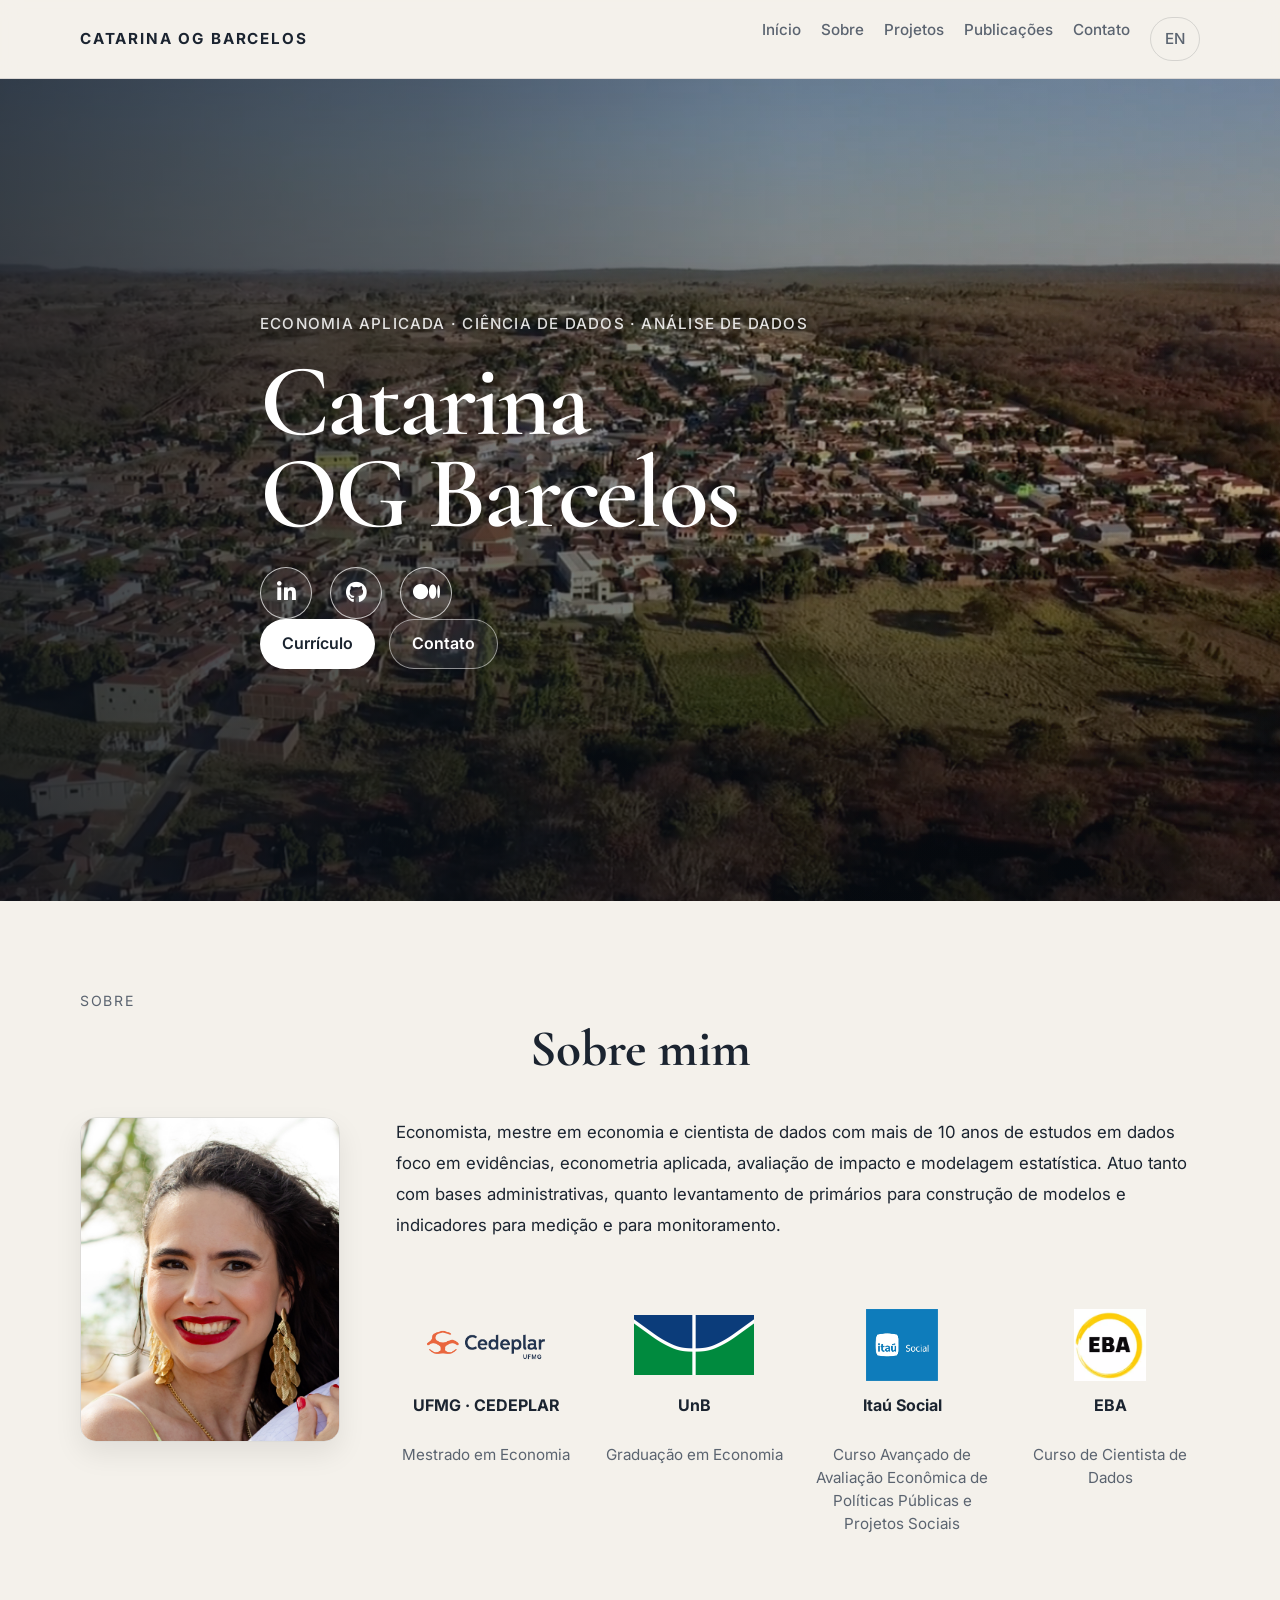
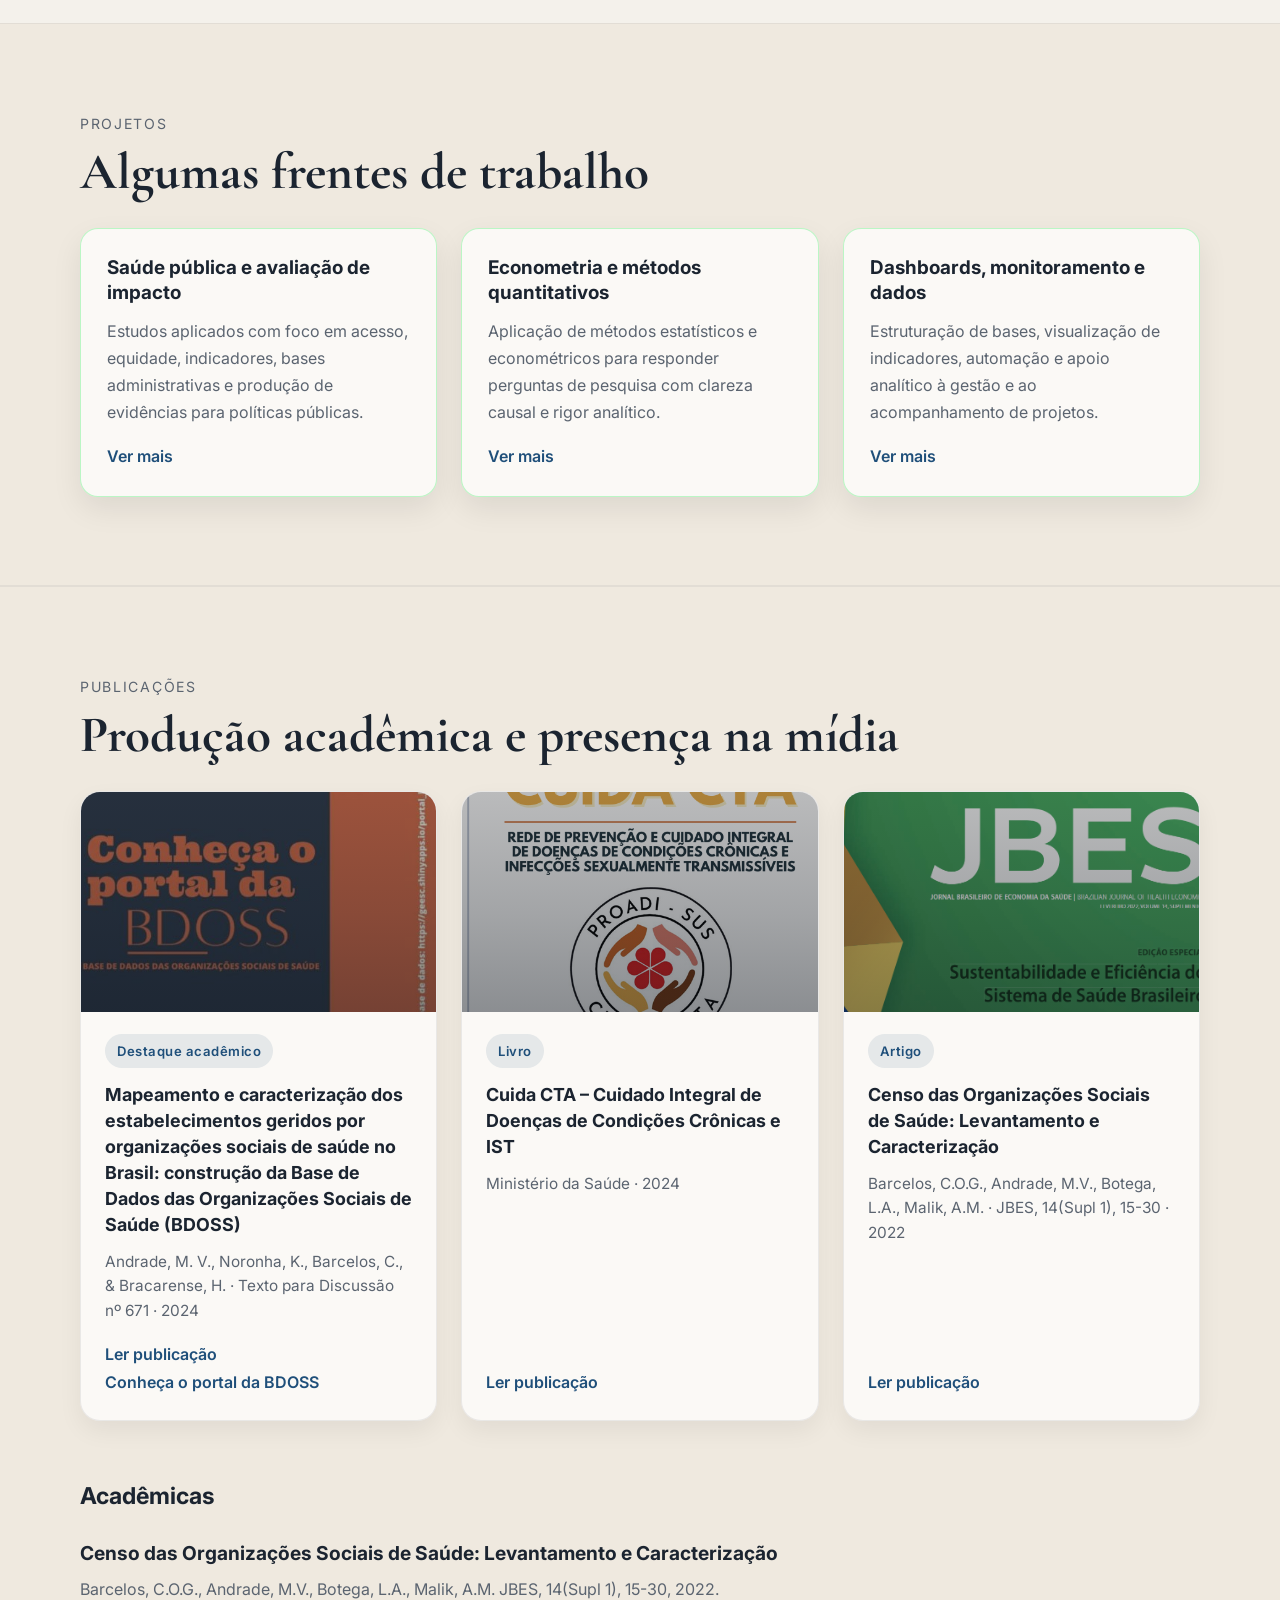
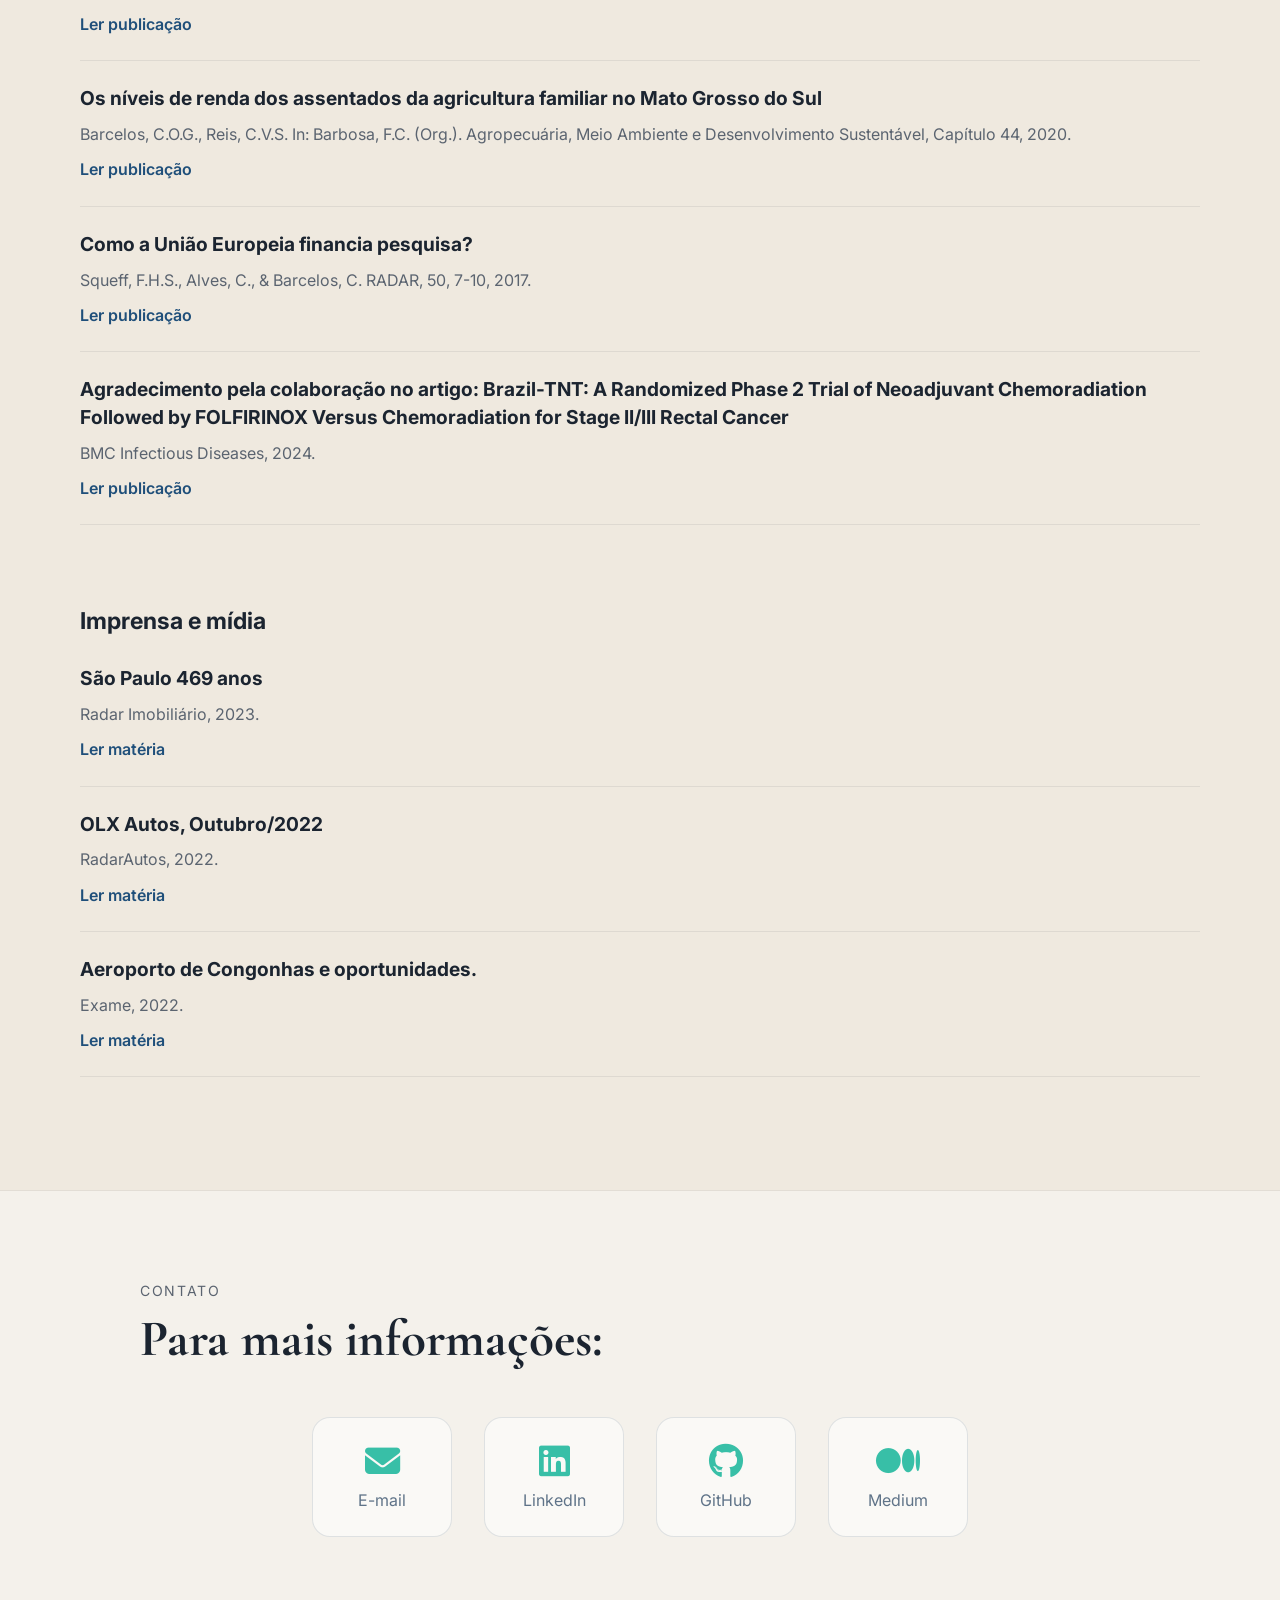
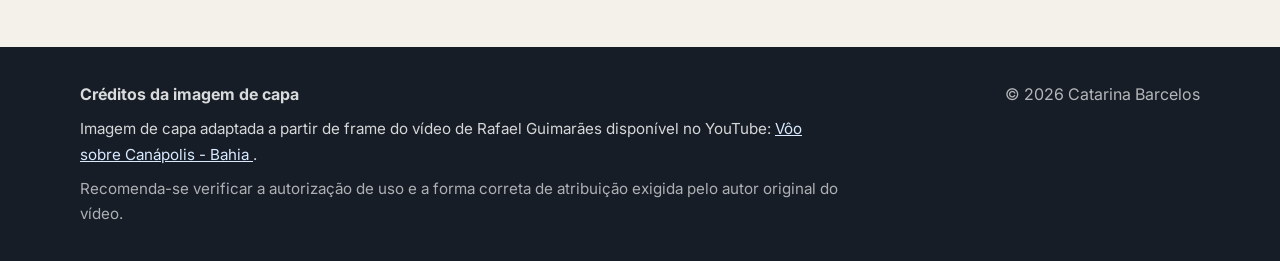
<file: index.html>
<!-- Meu portfólio em HTML -->

<!DOCTYPE html>
<html lang="pt-BR">
<head>
  <meta charset="UTF-8">
  <meta name="viewport" content="width=device-width, initial-scale=1.0">
  <title>Catarina OG Barcelos</title>

  <link rel="preconnect" href="https://fonts.googleapis.com">
  <link rel="preconnect" href="https://fonts.gstatic.com" crossorigin>
  <link href="https://fonts.googleapis.com/css2?family=Cormorant+Garamond:wght@500;600;700&family=Inter:wght@400;500;600;700&display=swap" rel="stylesheet">

  <link rel="stylesheet" href="style.css">
  <link
  rel="stylesheet"
  href="https://cdnjs.cloudflare.com/ajax/libs/font-awesome/6.5.2/css/all.min.css"
/>
</head>
<body>

  <header class="site-header">
    <nav class="navbar container">
      <a href="#home" class="logo">CATARINA OG BARCELOS</a>

      <div class="menu">
        <a href="#home">Início</a>
        <a href="#about">Sobre</a>
        <a href="#projects">Projetos</a>
        <a href="#publications">Publicações</a>
        <a href="#contact">Contato</a>
        <a href="en/index.html" class="lang-switch">EN</a>
      </div>
    </nav>
  </header>

  <main>
    <section id="home" class="hero">
      <div class="container hero-content">
        <p class="hero-kicker">Economia Aplicada · Ciência de Dados · Análise de Dados</p>

        <h1>Catarina <br>OG Barcelos</h1>
      <div class="social-icons">
  <a href="https://www.linkedin.com/in/catarina-barcelos/" target="_blank" rel="noopener noreferrer" aria-label="LinkedIn">
    <i class="fa-brands fa-linkedin-in"></i>
  </a>

  <a href="https://github.com/cogb4/" target="_blank" rel="noopener noreferrer" aria-label="GitHub">
    <i class="fa-brands fa-github"></i>
  </a>

  <a href="https://medium.com/@barcelos.catarina" target="_blank" rel="noopener noreferrer" aria-label="Medium">
    <i class="fa-brands fa-medium"></i>
  </a>
</div>

        <div class="hero-actions">
          <a class="btn btn-primary" href="../docs/CV_CatarinaOG_Barcelos.pdf" target="_blank" rel="noopener noreferrer">
            Currículo</a>
          <a class="btn btn-secondary" href="#contact">Contato</a>
        </div>
      </div>
    </section>

<section id="about" class="section">
  <div class="container">
    <p class="section-label">Sobre</p>
    <h2 class="section-title about-title-centered">Sobre mim</h2>

    <div class="about-layout">
      <div class="about-photo">
        <img src="../images/foto.jpg" alt="Foto de Catarina OG Barcelos">
      </div>

      <div class="about-content">
        <div class="about-text">
          <p>
            Economista, mestre em economia e cientista de dados com mais de 10 anos de estudos
            em dados foco em evidências, econometria aplicada, avaliação de impacto e modelagem
            estatística. Atuo tanto com bases administrativas, quanto levantamento de primários 
            para construção de modelos e indicadores para medição e para monitoramento.
          </p>
        </div>

        <div class="about-education">
<div class="education-item">
  <div class="education-logo">
    <img src="../images/cedeplar-ufmg.png" alt="Logo do CEDEPLAR">
  </div>
  <h3>UFMG · CEDEPLAR</h3>
  <p>Mestrado em Economia</p>
</div>

<div class="education-item">
  <div class="education-logo">
    <img src="../images/unb-logo.png" alt="Logo da UnB">
  </div>
  <h3>UnB</h3>
  <p>Graduação em Economia</p>
</div>

<div class="education-item">
  <div class="education-logo">
    <img src="../images/itau-social-logo.png" alt="Logo do Itaú Social">
  </div>
  <h3>Itaú Social</h3>
  <p>Curso Avançado de Avaliação Econômica de Políticas Públicas e Projetos Sociais</p>
</div>

<div class="education-item">
  <div class="education-logo">
    <img src="../images/eba-logo.png" alt="Logo da EBA">
  </div>
  <h3>EBA</h3>
  <p>Curso de Cientista de Dados</p>
</div>

        </div>
      </div>
    </div>
  </div>
</section>


<section id="projects" class="section section-alt">
    <div class="container">
      <p class="section-label">Projetos</p>
        <h2 class="section-title">Algumas frentes de trabalho</h2>

        <div class="cards">
          <article class="card">
            <h3>Saúde pública e avaliação de impacto</h3>
            <p>
              Estudos aplicados com foco em acesso, equidade, indicadores, bases
              administrativas e produção de evidências para políticas públicas.
            </p>
            <a href="#">Ver mais</a>
          </article>

          <article class="card">
            <h3>Econometria e métodos quantitativos</h3>
            <p>
              Aplicação de métodos estatísticos e econométricos para responder
              perguntas de pesquisa com clareza causal e rigor analítico.
            </p>
            <a href="#">Ver mais</a>
          </article>

          <article class="card">
            <h3>Dashboards, monitoramento e dados</h3>
            <p>
              Estruturação de bases, visualização de indicadores, automação e
              apoio analítico à gestão e ao acompanhamento de projetos.
            </p>
            <a href="#">Ver mais</a>
          </article>
        </div>
      </div>
    </section>

<section id="publications" class="section section-alt">
  <div class="container">
    <p class="section-label">Publicações</p>
    <h2 class="section-title">Produção acadêmica e presença na mídia</h2>

<div class="pub-highlights">
  <article class="pub-highlight-card">
    <div class="pub-highlight-image">
      <img src="../images/bdoss.png" alt="Capa ou imagem da publicação BDOSS">
    </div>

    <div class="pub-highlight-body">
      <span class="pub-tag">Destaque acadêmico</span>
      <h3>
        Mapeamento e caracterização dos estabelecimentos geridos por organizações sociais de saúde no Brasil:
        construção da Base de Dados das Organizações Sociais de Saúde (BDOSS)
      </h3>
      <p class="pub-meta">
        Andrade, M. V., Noronha, K., Barcelos, C., &amp; Bracarense, H. · Texto para Discussão nº 671 · 2024
      </p>
      <a href="https://econpapers.repec.org/paper/cdptexdis/td671.htm" target="_blank" rel="noopener noreferrer">
        Ler publicação
      </a>
      <a href="https://geesc.shinyapps.io/portal_bdoss/" target="_blank" rel="noopener noreferrer">
        Conheça o portal da BDOSS
      </a>

    </div>
  </article>

  <article class="pub-highlight-card">
    <div class="pub-highlight-image">
      <img src="../images/cta.png" alt="Capa ou imagem do livro Cuida CTA">
    </div>

    <div class="pub-highlight-body">
      <span class="pub-tag">Livro</span>
      <h3>
        Cuida CTA – Cuidado Integral de Doenças de Condições Crônicas e IST
      </h3>
      <p class="pub-meta">
        Ministério da Saúde · 2024
      </p>
      <a href="https://www.gov.br/saude/pt-br/centrais-de-conteudo/publicacoes/svsa/doencas-cronicas-nao-transmissiveis-dcnt/cuida-cta-rede-de-prevencao-e-cuidado-integral-de-doencas-de-condicoes-cronicas-e-infeccoes-sexualmente-transmissiveis.pdf/view" target="_blank" rel="noopener noreferrer">
        Ler publicação
      </a>
    </div>
  </article>

  <article class="pub-highlight-card">
    <div class="pub-highlight-image">
      <img src="../images/jbes.png" alt="Capa ou imagem da publicação sobre organizações sociais de saúde">
    </div>

    <div class="pub-highlight-body">
      <span class="pub-tag">Artigo</span>
      <h3>
        Censo das Organizações Sociais de Saúde: Levantamento e Caracterização
      </h3>
      <p class="pub-meta">
        Barcelos, C.O.G., Andrade, M.V., Botega, L.A., Malik, A.M. · JBES, 14(Supl 1), 15-30 · 2022
      </p>
      <a href="https://doi.org/10.21115/JBES.v14.n1.(Supl.1):15-30" target="_blank" rel="noopener noreferrer">
        Ler publicação
      </a>
    </div>
  </article>
</div>
    <div class="pub-list-wrapper">
      <div class="pub-group">
        <h3 class="pub-group-title">Acadêmicas</h3>

        <article class="pub-item">
          <h4>Censo das Organizações Sociais de Saúde: Levantamento e Caracterização</h4>
          <p>Barcelos, C.O.G., Andrade, M.V., Botega, L.A., Malik, A.M. JBES, 14(Supl 1), 15-30, 2022.</p>
          <a href="https://doi.org/10.21115/JBES.v14.n1.(Supl.1):15-30" target="_blank" rel="noopener noreferrer">Ler publicação</a>
        </article>

        <article class="pub-item">
          <h4>Os níveis de renda dos assentados da agricultura familiar no Mato Grosso do Sul</h4>
          <p>Barcelos, C.O.G., Reis, C.V.S. In: Barbosa, F.C. (Org.). Agropecuária, Meio Ambiente e Desenvolvimento Sustentável, Capítulo 44, 2020.</p>
          <a href="https://www.researchgate.net/publication/338493783_Agropecuaria_meio_ambiente_e_desenvolvimento_sustentavel" target="_blank" rel="noopener noreferrer">Ler publicação</a>
        </article>

        <article class="pub-item">
          <h4>Como a União Europeia financia pesquisa?</h4>
          <p>Squeff, F.H.S., Alves, C., &amp; Barcelos, C. RADAR, 50, 7-10, 2017.</p>
          <a href="https://repositorio.ipea.gov.br/server/api/core/bitstreams/4444de64-f4ec-40b5-afb5-7cf50201c7e6/content" target="_blank" rel="noopener noreferrer">Ler publicação</a>
        </article>

        <article class="pub-item">
          <h4>
            Agradecimento pela colaboração no artigo: Brazil-TNT: A Randomized Phase 2 Trial of
            Neoadjuvant Chemoradiation Followed by FOLFIRINOX Versus Chemoradiation for Stage II/III
            Rectal Cancer
          </h4>
          <p>BMC Infectious Diseases, 2024.</p>
          <a href="https://pubmed.ncbi.nlm.nih.gov/38851990/" target="_blank" rel="noopener noreferrer">Ler publicação</a>
        </article>
      </div>

      <div class="pub-group">
        <h3 class="pub-group-title">Imprensa e mídia</h3>
       
        <article class="pub-item">
          <h4>São Paulo 469 anos</h4>
          <p>Radar Imobiliário, 2023.</p>
          <a href="https://www.datazap.com.br/21a-edicao-radar-imobiliario/" target="_blank" rel="noopener noreferrer">Ler matéria</a>
        </article>

        <article class="pub-item">
          <h4>OLX Autos, Outubro/2022</h4>
          <p>RadarAutos, 2022.</p>
          <a href="https://lp.olx.com.br/dataolxautos/" target="_blank" rel="noopener noreferrer">Ler matéria</a>
        </article>

        <article class="pub-item">
          <h4>Aeroporto de Congonhas e oportunidades.</h4>
          <p>Exame, 2022.</p>
          <a href="https://exame.com/colunistas/genoma-imobiliario/aeroporto-de-congonhas-oportunidades-no-mercado-imobiliario/" target="_blank" rel="noopener noreferrer">Ler matéria</a>
        </article>


      </div>
    </div>
  </div>
</section>

<section id="contact" class="section">
  <div class="container contact-simple">
    <p class="section-label">Contato</p>
    <h2 class="section-title">Para mais informações:</h2>

    <div class="contact-links">
      <a href="mailto:barcelos.catarina@gmail.com" class="contact-link">
        <i class="fa-solid fa-envelope"></i>
        <span>E-mail</span>
      </a>

      <a href="https://www.linkedin.com/in/catarina-barcelos/" target="_blank" rel="noopener noreferrer" class="contact-link">
        <i class="fa-brands fa-linkedin"></i>
        <span>LinkedIn</span>
      </a>

      <a href="https://github.com/cogb4/" target="_blank" rel="noopener noreferrer" class="contact-link">
        <i class="fa-brands fa-github"></i>
        <span>GitHub</span>
      </a>

      <a href="https://medium.com/@barcelos.catarina" target="_blank" rel="noopener noreferrer" class="contact-link">
        <i class="fa-brands fa-medium"></i>
        <span>Medium</span>
      </a>
    </div>
  </div>
</section>

</main>

  <footer class="site-footer">
    <div class="container footer-grid">
      <div>
        <p class="footer-title">Créditos da imagem de capa</p>
        <p class="footer-text">
          Imagem de capa adaptada a partir de frame do vídeo de Rafael Guimarães disponível no YouTube:
          <a href="https://www.youtube.com/watch?v=yGZBp7GJBiY" target="_blank" rel="noopener noreferrer">
            Vôo sobre Canápolis - Bahia
          </a>.
        </p>
        <p class="footer-text footer-note">
          Recomenda-se verificar a autorização de uso e a forma correta de atribuição
          exigida pelo autor original do vídeo.
        </p>
      </div>

      <div class="footer-right">
        <p>© 2026 Catarina Barcelos</p>
      </div>
    </div>
  </footer>

</body>
</html>
</file>
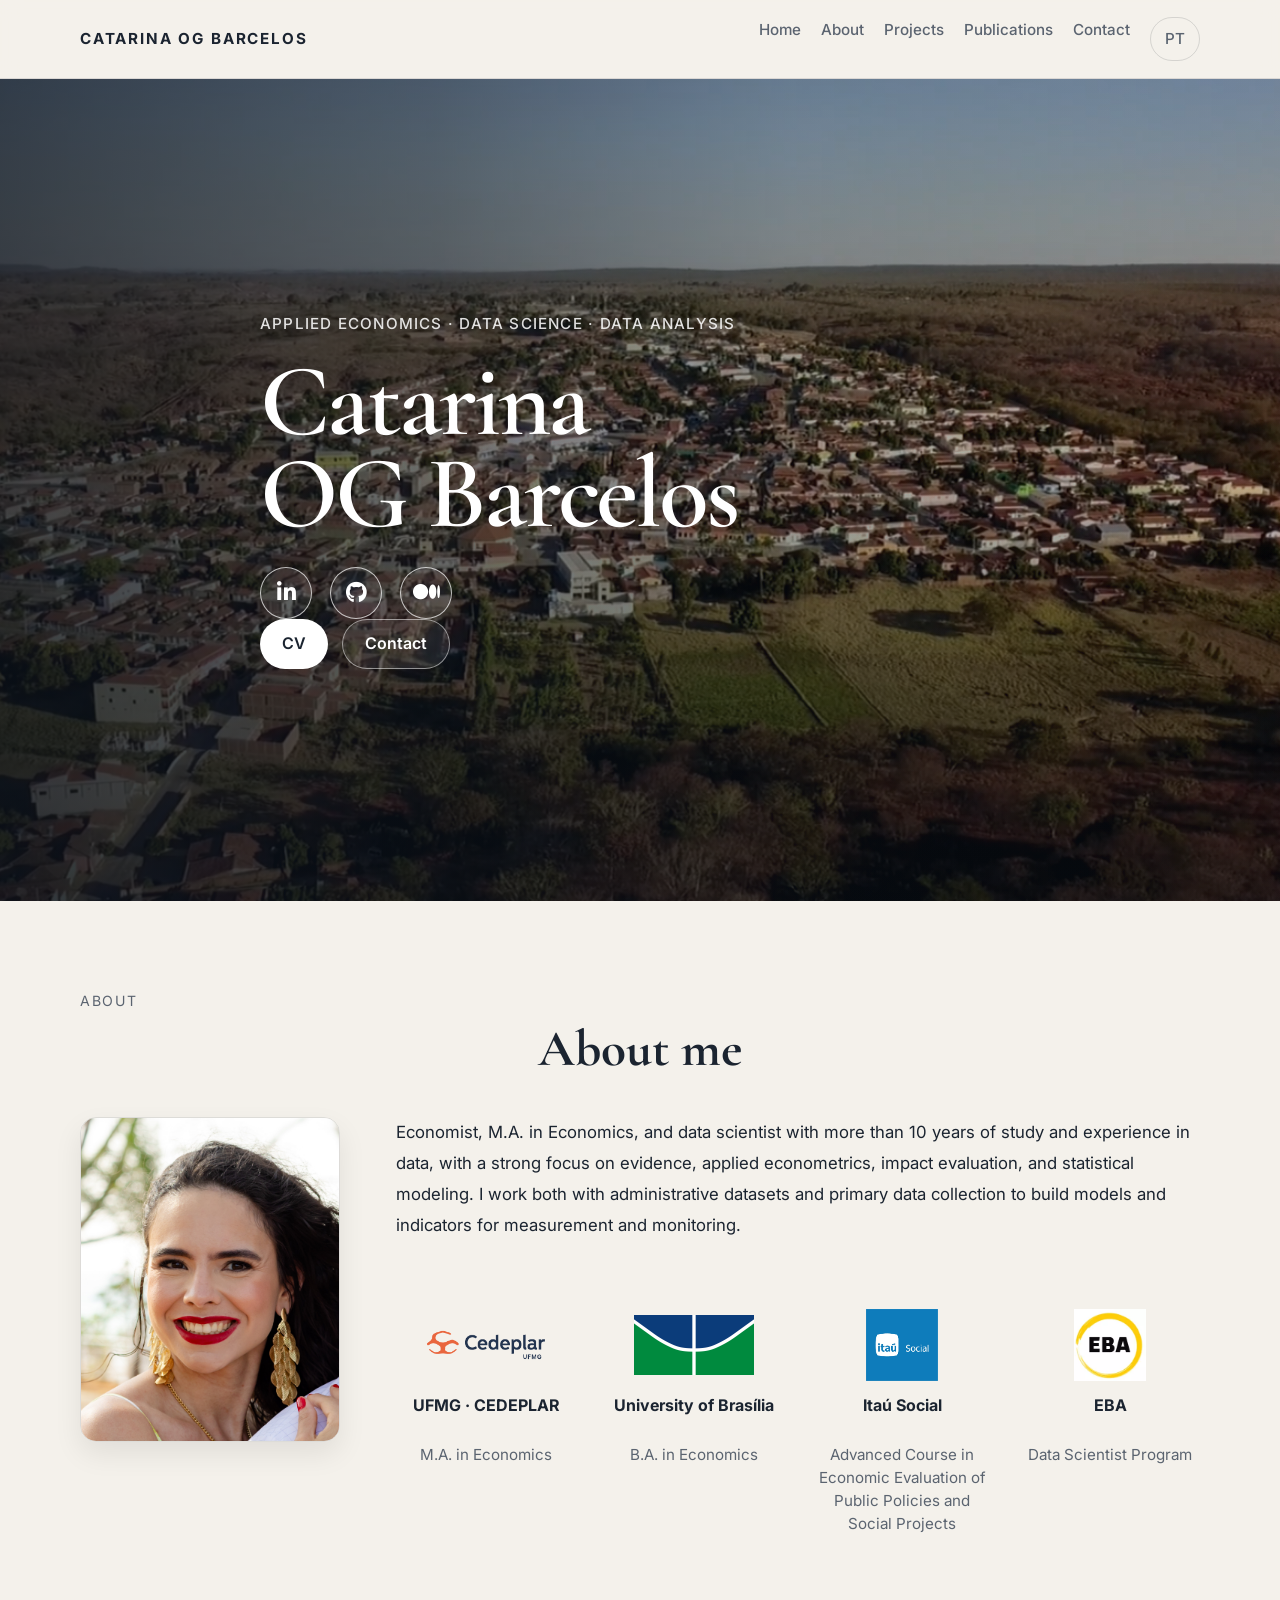
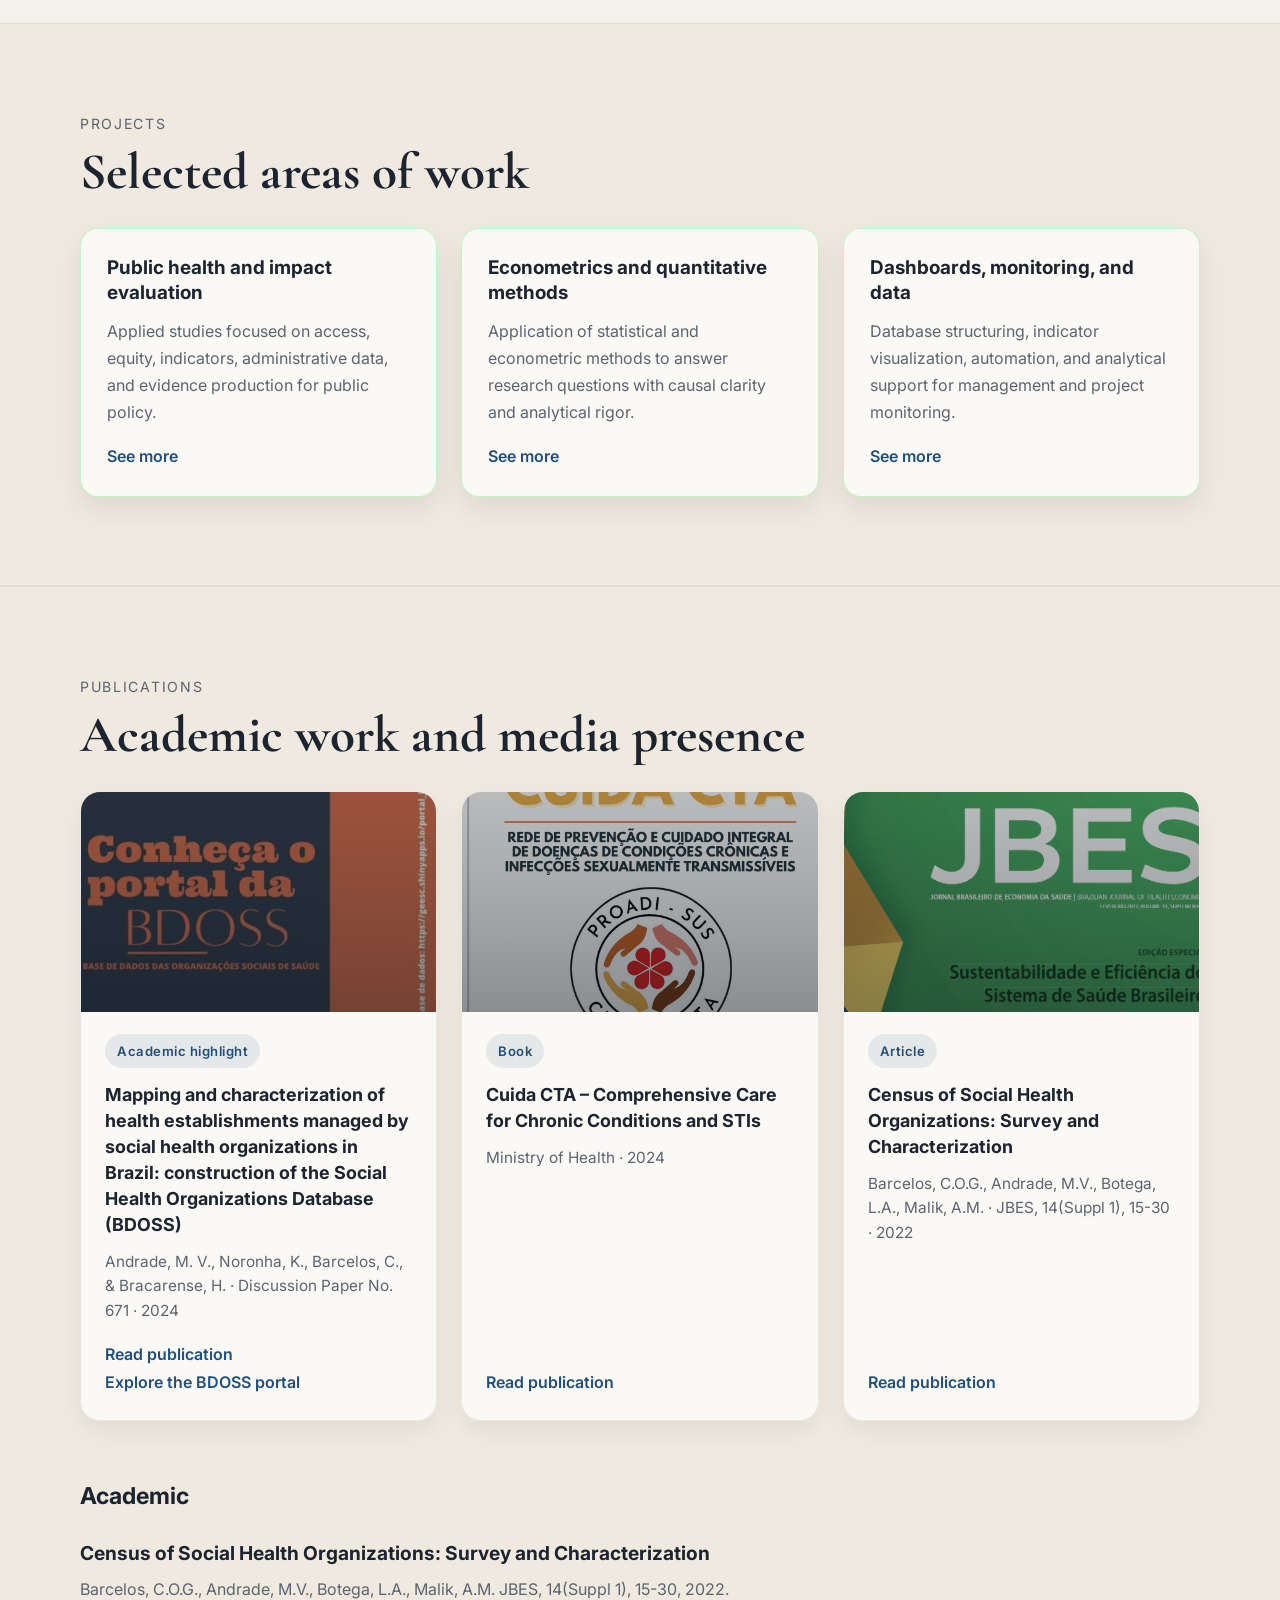
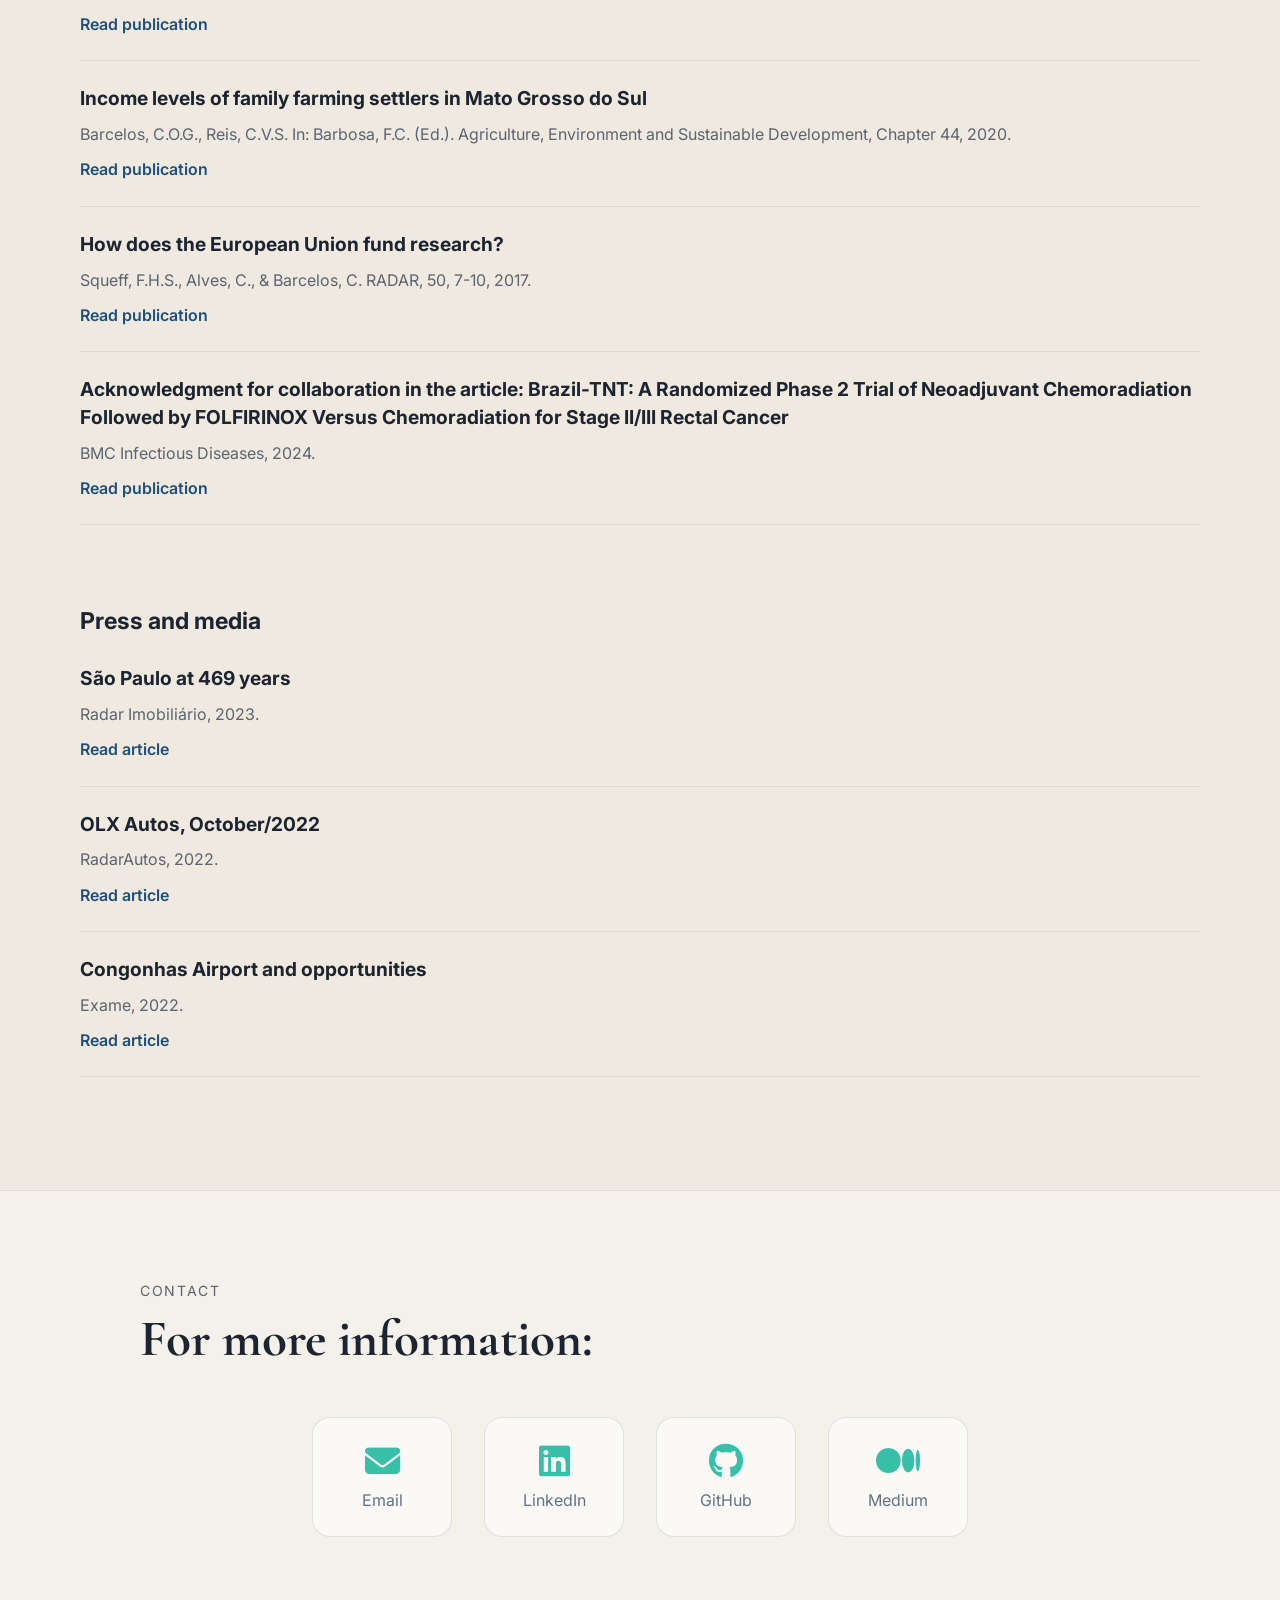
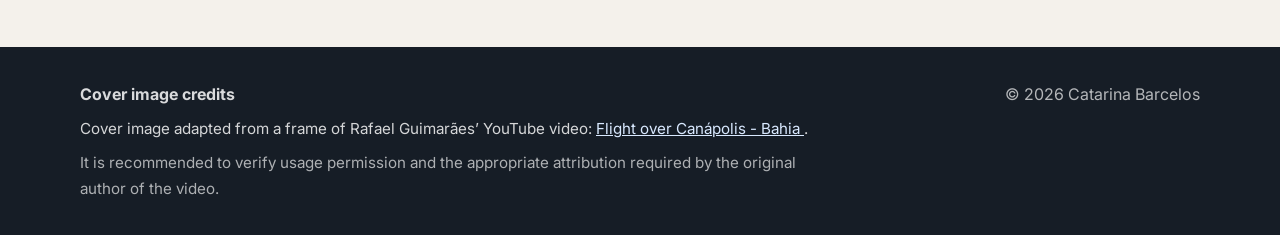
<file: en/index.html>
<!DOCTYPE html>
<html lang="en">
<head>
  <meta charset="UTF-8">
  <meta name="viewport" content="width=device-width, initial-scale=1.0">
  <title>Catarina OG Barcelos</title>

  <link rel="preconnect" href="https://fonts.googleapis.com">
  <link rel="preconnect" href="https://fonts.gstatic.com" crossorigin>
  <link href="https://fonts.googleapis.com/css2?family=Cormorant+Garamond:wght@500;600;700&family=Inter:wght@400;500;600;700&display=swap" rel="stylesheet">

  <link rel="stylesheet" href="../style.css">
  <link
    rel="stylesheet"
    href="https://cdnjs.cloudflare.com/ajax/libs/font-awesome/6.5.2/css/all.min.css"
  />
</head>
<body>

  <header class="site-header">
    <nav class="navbar container">
      <a href="#home" class="logo">CATARINA OG BARCELOS</a>

      <div class="menu">
        <a href="#home">Home</a>
        <a href="#about">About</a>
        <a href="#projects">Projects</a>
        <a href="#publications">Publications</a>
        <a href="#contact">Contact</a>
        <a href="../index.html" class="lang-switch">PT</a>
      </div>
    </nav>
  </header>

  <main>
    <section id="home" class="hero">
      <div class="container hero-content">
        <p class="hero-kicker">Applied Economics · Data Science · Data Analysis</p>

        <h1>Catarina <br>OG Barcelos</h1>

        <div class="social-icons">
          <a href="https://www.linkedin.com/in/catarina-barcelos/?locale=en_US" target="_blank" rel="noopener noreferrer" aria-label="LinkedIn">
            <i class="fa-brands fa-linkedin-in"></i>
          </a>

          <a href="https://github.com/cogb4/" target="_blank" rel="noopener noreferrer" aria-label="GitHub">
            <i class="fa-brands fa-github"></i>
          </a>

          <a href="https://medium.com/@barcelos.catarina" target="_blank" rel="noopener noreferrer" aria-label="Medium">
            <i class="fa-brands fa-medium"></i>
          </a>
        </div>

        <div class="hero-actions">
          <a class="btn btn-primary" href="../../docs/CV_CatarinaOG_Barcelos.pdf" target="_blank" rel="noopener noreferrer">
            CV
          </a>
          <a class="btn btn-secondary" href="#contact">Contact</a>
        </div>
      </div>
    </section>

    <section id="about" class="section">
      <div class="container">
        <p class="section-label">About</p>
        <h2 class="section-title about-title-centered">About me</h2>

        <div class="about-layout">
          <div class="about-photo">
            <img src="../../images/foto.jpg" alt="Photo of Catarina OG Barcelos">
          </div>

          <div class="about-content">
            <div class="about-text">
              <p>
                Economist, M.A. in Economics, and data scientist with more than 10 years of study
                and experience in data, with a strong focus on evidence, applied econometrics,
                impact evaluation, and statistical modeling. I work both with administrative datasets
                and primary data collection to build models and indicators for measurement and monitoring.
              </p>
            </div>

            <div class="about-education">
              <div class="education-item">
                <div class="education-logo">
                  <img src="../../images/cedeplar-ufmg.png" alt="CEDEPLAR logo">
                </div>
                <h3>UFMG · CEDEPLAR</h3>
                <p>M.A. in Economics</p>
              </div>

              <div class="education-item">
                <div class="education-logo">
                  <img src="../../images/unb-logo.png" alt="UnB logo">
                </div>
                <h3>University of Brasília</h3>
                <p>B.A. in Economics</p>
              </div>

              <div class="education-item">
                <div class="education-logo">
                  <img src="../../images/itau-social-logo.png" alt="Itaú Social logo">
                </div>
                <h3>Itaú Social</h3>
                <p>Advanced Course in Economic Evaluation of Public Policies and Social Projects</p>
              </div>

              <div class="education-item">
                <div class="education-logo">
                  <img src="../../images/eba-logo.png" alt="EBA logo">
                </div>
                <h3>EBA</h3>
                <p>Data Scientist Program</p>
              </div>
            </div>
          </div>
        </div>
      </div>
    </section>

    <section id="projects" class="section section-alt">
      <div class="container">
        <p class="section-label">Projects</p>
        <h2 class="section-title">Selected areas of work</h2>

        <div class="cards">
          <article class="card">
            <h3>Public health and impact evaluation</h3>
            <p>
              Applied studies focused on access, equity, indicators, administrative
              data, and evidence production for public policy.
            </p>
            <a href="#">See more</a>
          </article>

          <article class="card">
            <h3>Econometrics and quantitative methods</h3>
            <p>
              Application of statistical and econometric methods to answer
              research questions with causal clarity and analytical rigor.
            </p>
            <a href="#">See more</a>
          </article>

          <article class="card">
            <h3>Dashboards, monitoring, and data</h3>
            <p>
              Database structuring, indicator visualization, automation, and
              analytical support for management and project monitoring.
            </p>
            <a href="#">See more</a>
          </article>
        </div>
      </div>
    </section>

    <section id="publications" class="section section-alt">
      <div class="container">
        <p class="section-label">Publications</p>
        <h2 class="section-title">Academic work and media presence</h2>

        <div class="pub-highlights">
          <article class="pub-highlight-card">
            <div class="pub-highlight-image">
              <img src="../../images/bdoss.png" alt="Cover or image of the BDOSS publication">
            </div>

            <div class="pub-highlight-body">
              <span class="pub-tag">Academic highlight</span>
              <h3>
                Mapping and characterization of health establishments managed by social health organizations in Brazil:
                construction of the Social Health Organizations Database (BDOSS)
              </h3>
              <p class="pub-meta">
                Andrade, M. V., Noronha, K., Barcelos, C., &amp; Bracarense, H. · Discussion Paper No. 671 · 2024
              </p>
              <a href="https://econpapers.repec.org/paper/cdptexdis/td671.htm" target="_blank" rel="noopener noreferrer">
                Read publication
              </a>
              <a href="https://geesc.shinyapps.io/portal_bdoss/" target="_blank" rel="noopener noreferrer">
                Explore the BDOSS portal
              </a>
            </div>
          </article>

          <article class="pub-highlight-card">
            <div class="pub-highlight-image">
              <img src="../../images/cta.png" alt="Cover or image of the Cuida CTA book">
            </div>

            <div class="pub-highlight-body">
              <span class="pub-tag">Book</span>
              <h3>
                Cuida CTA – Comprehensive Care for Chronic Conditions and STIs
              </h3>
              <p class="pub-meta">
                Ministry of Health · 2024
              </p>
              <a href="https://www.gov.br/saude/pt-br/centrais-de-conteudo/publicacoes/svsa/doencas-cronicas-nao-transmissiveis-dcnt/cuida-cta-rede-de-prevencao-e-cuidado-integral-de-doencas-de-condicoes-cronicas-e-infeccoes-sexualmente-transmissiveis.pdf/view" target="_blank" rel="noopener noreferrer">
                Read publication
              </a>
            </div>
          </article>

          <article class="pub-highlight-card">
            <div class="pub-highlight-image">
              <img src="../../images/jbes.png" alt="Cover or image of the publication on social health organizations">
            </div>

            <div class="pub-highlight-body">
              <span class="pub-tag">Article</span>
              <h3>
                Census of Social Health Organizations: Survey and Characterization
              </h3>
              <p class="pub-meta">
                Barcelos, C.O.G., Andrade, M.V., Botega, L.A., Malik, A.M. · JBES, 14(Suppl 1), 15-30 · 2022
              </p>
              <a href="https://doi.org/10.21115/JBES.v14.n1.(Supl.1):15-30" target="_blank" rel="noopener noreferrer">
                Read publication
              </a>
            </div>
          </article>
        </div>

        <div class="pub-list-wrapper">
          <div class="pub-group">
            <h3 class="pub-group-title">Academic</h3>

            <article class="pub-item">
              <h4>Census of Social Health Organizations: Survey and Characterization</h4>
              <p>Barcelos, C.O.G., Andrade, M.V., Botega, L.A., Malik, A.M. JBES, 14(Suppl 1), 15-30, 2022.</p>
              <a href="https://doi.org/10.21115/JBES.v14.n1.(Supl.1):15-30" target="_blank" rel="noopener noreferrer">Read publication</a>
            </article>

            <article class="pub-item">
              <h4>Income levels of family farming settlers in Mato Grosso do Sul</h4>
              <p>Barcelos, C.O.G., Reis, C.V.S. In: Barbosa, F.C. (Ed.). Agriculture, Environment and Sustainable Development, Chapter 44, 2020.</p>
              <a href="https://www.researchgate.net/publication/338493783_Agropecuaria_meio_ambiente_e_desenvolvimento_sustentavel" target="_blank" rel="noopener noreferrer">Read publication</a>
            </article>

            <article class="pub-item">
              <h4>How does the European Union fund research?</h4>
              <p>Squeff, F.H.S., Alves, C., &amp; Barcelos, C. RADAR, 50, 7-10, 2017.</p>
              <a href="https://repositorio.ipea.gov.br/server/api/core/bitstreams/4444de64-f4ec-40b5-afb5-7cf50201c7e6/content" target="_blank" rel="noopener noreferrer">Read publication</a>
            </article>

            <article class="pub-item">
              <h4>
                Acknowledgment for collaboration in the article: Brazil-TNT: A Randomized Phase 2 Trial of
                Neoadjuvant Chemoradiation Followed by FOLFIRINOX Versus Chemoradiation for Stage II/III
                Rectal Cancer
              </h4>
              <p>BMC Infectious Diseases, 2024.</p>
              <a href="https://pubmed.ncbi.nlm.nih.gov/38851990/" target="_blank" rel="noopener noreferrer">Read publication</a>
            </article>
          </div>

          <div class="pub-group">
            <h3 class="pub-group-title">Press and media</h3>

            <article class="pub-item">
              <h4>São Paulo at 469 years</h4>
              <p>Radar Imobiliário, 2023.</p>
              <a href="https://www.datazap.com.br/21a-edicao-radar-imobiliario/" target="_blank" rel="noopener noreferrer">Read article</a>
            </article>

            <article class="pub-item">
              <h4>OLX Autos, October/2022</h4>
              <p>RadarAutos, 2022.</p>
              <a href="https://lp.olx.com.br/dataolxautos/" target="_blank" rel="noopener noreferrer">Read article</a>
            </article>

            <article class="pub-item">
              <h4>Congonhas Airport and opportunities</h4>
              <p>Exame, 2022.</p>
              <a href="https://exame.com/colunistas/genoma-imobiliario/aeroporto-de-congonhas-oportunidades-no-mercado-imobiliario/" target="_blank" rel="noopener noreferrer">Read article</a>
            </article>
          </div>
        </div>
      </div>
    </section>

    <section id="contact" class="section">
      <div class="container contact-simple">
        <p class="section-label">Contact</p>
        <h2 class="section-title">For more information:</h2>

        <div class="contact-links">
          <a href="mailto:barcelos.catarina@gmail.com" class="contact-link">
            <i class="fa-solid fa-envelope"></i>
            <span>Email</span>
          </a>

          <a href="https://www.linkedin.com/in/catarina-barcelos/?locale=en_US" target="_blank" rel="noopener noreferrer" class="contact-link">
            <i class="fa-brands fa-linkedin"></i>
            <span>LinkedIn</span>
          </a>

          <a href="https://github.com/cogb4/" target="_blank" rel="noopener noreferrer" class="contact-link">
            <i class="fa-brands fa-github"></i>
            <span>GitHub</span>
          </a>

          <a href="https://medium.com/@barcelos.catarina" target="_blank" rel="noopener noreferrer" class="contact-link">
            <i class="fa-brands fa-medium"></i>
            <span>Medium</span>
          </a>
        </div>
      </div>
    </section>
  </main>

  <footer class="site-footer">
    <div class="container footer-grid">
      <div>
        <p class="footer-title">Cover image credits</p>
        <p class="footer-text">
          Cover image adapted from a frame of Rafael Guimarães’ YouTube video:
          <a href="https://www.youtube.com/watch?v=yGZBp7GJBiY" target="_blank" rel="noopener noreferrer">
            Flight over Canápolis - Bahia
          </a>.
        </p>
        <p class="footer-text footer-note">
          It is recommended to verify usage permission and the appropriate attribution
          required by the original author of the video.
        </p>
      </div>

      <div class="footer-right">
        <p>© 2026 Catarina Barcelos</p>
      </div>
    </div>
  </footer>

</body>
</html>
</file>
<file: style.css>
* {
  margin: 0;
  padding: 0;
  box-sizing: border-box;
}

:root {
  --bg: #f4f1eb;
  --bg-alt: #efe9df;
  --text: #1b2430;
  --muted: #5b6470;
  --line: rgba(27, 36, 48, 0.12);
  --white: #ffffff;
  --accent: #1f4f7a;
  --accent-dark: #163a5a;
  --shadow: 0 12px 30px rgba(0, 0, 0, 0.08);
}

html {
  scroll-behavior: smooth;
}

body {
  font-family: "Inter", Arial, Helvetica, sans-serif;
  background-color: var(--bg);
  color: var(--text);
  line-height: 1.7;
  overflow-x: hidden;
}

a {
  color: inherit;
  text-decoration: none;
}

img {
  max-width: 100%;
  display: block;
}

.container {
  width: min(1120px, calc(100% - 48px));
  margin: 0 auto;
}

/* Header */

.site-header {
  position: sticky;
  top: 0;
  z-index: 1000;
  background: rgba(244, 241, 235, 0.82);
  backdrop-filter: blur(10px);
  border-bottom: 1px solid var(--line);
}

.navbar {
  min-height: 78px;
  display: flex;
  align-items: center;
  justify-content: space-between;
  gap: 24px;
}

.logo {
  font-size: 0.95rem;
  font-weight: 700;
  letter-spacing: 0.12em;
  color: var(--text);
}

.menu {
  display: flex;
  flex-wrap: wrap;
  gap: 20px;
}

.menu a {
  font-size: 0.95rem;
  font-weight: 500;
  color: var(--muted);
  transition: color 0.2s ease;
}

.menu a:hover {
  color: var(--accent);
}

.social-icons {
  display: flex;
  gap: 18px;
  margin-top: 28px;
}

.social-icons a {
  width: 52px;
  height: 52px;
  border: 1.5px solid rgba(255, 255, 255, 0.7);
  border-radius: 50%;
  display: flex;
  align-items: center;
  justify-content: center;
  color: #ffffff;
  font-size: 1.35rem;
  transition: all 0.2s ease;
  background: rgba(255, 255, 255, 0.06);
}

.social-icons a:hover {
  transform: translateY(-2px);
  background: rgba(206, 2, 2, 0.459);
  border-color: #ffffff;
  box-shadow: 0 0 14px rgba(70, 239, 107, 0.35);
}

/* Botão idioma */

.lang-switch {
  padding: 8px 14px;
  border: 1px solid rgba(27, 36, 48, 0.14);
  border-radius: 999px;
  font-size: 0.88rem;
  font-weight: 600;
  color: var(--text);
  display: inline-flex;
  align-items: center;
  justify-content: center;
}

.lang-switch:hover {
  color: var(--accent);
  border-color: rgba(31, 79, 122, 0.35);
}

/* Hero */

.hero {
  position: relative;
  min-height: calc(100vh - 78px);
  display: flex;
  align-items: center;
  overflow: hidden;
  isolation: isolate;
}

.hero::before {
  content: "";
  position: absolute;
  inset: 0;
  background-image: url("images/canapolis2.png");
  background-repeat: no-repeat;
  background-size: cover;
  background-position: center 30%;
  transform: scale(1.03);
  filter: saturate(0.84) contrast(1.08) brightness(0.9);
  z-index: -2;
}

.hero::after {
  content: "";
  position: absolute;
  inset: 0;
  background:
    linear-gradient(
      90deg,
      rgba(11, 18, 27, 0.72) 0%,
      rgba(11, 18, 27, 0.52) 34%,
      rgba(11, 18, 27, 0.26) 62%,
      rgba(11, 18, 27, 0.1) 100%
    ),
    linear-gradient(
      180deg,
      rgba(11, 18, 27, 0.12) 0%,
      rgba(11, 18, 27, 0.08) 45%,
      rgba(11, 18, 27, 0.42) 100%
    );
  z-index: -1;
}

.hero-content {
  padding-top: 70px;
  padding-bottom: 70px;
  max-width: 760px;
  color: var(--white);
}

.hero-kicker {
  font-size: 0.95rem;
  font-weight: 500;
  letter-spacing: 0.08em;
  text-transform: uppercase;
  color: rgba(255, 255, 255, 0.86);
  margin-bottom: 18px;
}

.hero h1 {
  font-family: "Cormorant Garamond", Georgia, serif;
  font-size: clamp(4rem, 8vw, 7rem);
  line-height: 0.9;
  font-weight: 600;
  margin-bottom: 22px;
  letter-spacing: -0.03em;
}

.hero-subtitle {
  max-width: 650px;
  font-size: 1.18rem;
  color: rgba(255, 255, 255, 0.92);
  margin-bottom: 34px;
}

.hero-actions {
  display: flex;
  flex-wrap: wrap;
  gap: 14px;
}

.btn {
  display: inline-flex;
  align-items: center;
  justify-content: center;
  min-height: 50px;
  padding: 0 22px;
  border-radius: 999px;
  font-weight: 600;
  transition: all 0.2s ease;
}

.btn-primary {
  background: var(--white);
  color: var(--text);
}

.btn-primary:hover {
  transform: translateY(-1px);
  background: #f2f2f2;
}

.btn-secondary {
  border: 1px solid rgba(255, 255, 255, 0.5);
  color: var(--white);
  background: rgba(255, 255, 255, 0.08);
}

.btn-secondary:hover {
  background: rgba(255, 255, 255, 0.14);
}

/* Sections */

.section {
  padding: 88px 0;
}

.section-alt {
  background: var(--bg-alt);
  border-top: 1px solid rgba(27, 36, 48, 0.06);
  border-bottom: 1px solid rgba(27, 36, 48, 0.06);
}

.section-label {
  font-size: 0.88rem;
  text-transform: uppercase;
  letter-spacing: 0.12em;
  color: var(--muted);
  margin-bottom: 10px;
}

.section-title {
  font-family: "Cormorant Garamond", Georgia, serif;
  font-size: clamp(2.2rem, 4vw, 3.2rem);
  line-height: 1.05;
  margin-bottom: 28px;
}

/* About */

.about-title-centered {
  text-align: center;
  margin-bottom: 40px;
}

.about-layout {
  display: grid;
  grid-template-columns: 260px 1fr;
  gap: 56px;
  align-items: start;
}

.about-photo img {
  width: 100%;
  aspect-ratio: 4 / 5;
  object-fit: cover;
  border-radius: 16px;
  border: 1px solid rgba(27, 36, 48, 0.1);
  box-shadow: 0 12px 28px rgba(0, 0, 0, 0.08);
}

.about-content {
  display: flex;
  flex-direction: column;
  gap: 32px;
}

.about-text {
  max-width: 820px;
}

.about-text p {
  font-size: 1.05rem;
  line-height: 1.85;
  color: var(--text);
  margin-bottom: 18px;
}

.about-grid {
  display: grid;
  grid-template-columns: 1fr 1fr;
  gap: 28px;
}

.about-grid p + p {
  margin-top: 16px;
}

.about-education {
  display: grid;
  grid-template-columns: repeat(4, minmax(150px, 1fr));
  gap: 34px 28px;
  margin-top: 18px;
  align-items: start;
}

.education-item {
  text-align: center;
  display: flex;
  flex-direction: column;
  align-items: center;
}

.education-logo {
  width: 120px;
  height: 72px;
  display: flex;
  align-items: center;
  justify-content: center;
  margin-bottom: 14px;
}

.education-logo img {
  max-width: 100%;
  max-height: 100%;
  object-fit: contain;
  display: block;
}

.education-item h3 {
  font-size: 1rem;
  line-height: 1.35;
  margin-bottom: 6px;
  min-height: 2.7em;
}

.education-item p {
  font-size: 0.95rem;
  line-height: 1.5;
  color: var(--muted);
  max-width: 220px;
}

/* Cards */

.cards {
  display: grid;
  grid-template-columns: repeat(3, 1fr);
  gap: 24px;
}

.card {
  background: rgba(255, 255, 255, 0.72);
  border: 1px solid rgba(70, 239, 107, 0.35);
  border-radius: 18px;
  padding: 26px;
  box-shadow: var(--shadow);
}

.card h3 {
  font-size: 1.18rem;
  margin-bottom: 12px;
  line-height: 1.35;
}

.card p {
  color: var(--muted);
  margin-bottom: 16px;
}

.card a {
  font-weight: 600;
  color: var(--accent);
}

.card a:hover {
  color: var(--accent-dark);
}

/* Publications */

.pub-group {
  margin-bottom: 25px;
}

.pub-highlights {
  display: grid;
  grid-template-columns: repeat(3, minmax(0, 1fr));
  gap: 24px;
  margin-top: 28px;
  margin-bottom: 56px;
}

.pub-highlight-card {
  background: rgba(255, 255, 255, 0.72);
  border: 1px solid rgba(27, 36, 48, 0.08);
  border-radius: 20px;
  overflow: hidden;
  box-shadow: 0 10px 24px rgba(0, 0, 0, 0.06);
  display: flex;
  flex-direction: column;
  min-height: 460px;
}

.pub-highlight-image {
  position: relative;
  height: 220px;
  overflow: hidden;
}

.pub-highlight-image img {
  width: 100%;
  height: 100%;
  object-fit: cover;
  display: block;
  filter: saturate(0.83) contrast(0.95) brightness(0.83);
  transform: scale(1.02);
}

.pub-highlight-image::after {
  content: "";
  position: absolute;
  inset: 0;
  background: linear-gradient(
    180deg,
    rgba(10, 18, 28, 0.1) 0%,
    rgba(10, 18, 28, 0.22) 55%,
    rgba(10, 18, 28, 0.34) 100%
  );
}

.pub-highlight-body {
  padding: 22px 24px 24px;
  display: flex;
  flex-direction: column;
  flex: 1;
}

.pub-tag {
  display: inline-block;
  width: fit-content;
  padding: 6px 12px;
  border-radius: 999px;
  font-size: 0.82rem;
  font-weight: 600;
  letter-spacing: 0.04em;
  background: rgba(31, 79, 122, 0.1);
  color: var(--accent);
  margin-bottom: 14px;
}

.pub-highlight-card h3 {
  font-size: 1.12rem;
  line-height: 1.45;
  margin-bottom: 12px;
  color: var(--text);
}

.pub-meta {
  color: var(--muted);
  font-size: 0.96rem;
  line-height: 1.6;
  margin-bottom: 18px;
}

.pub-highlight-card a {
  margin-top: auto;
  font-weight: 600;
  color: var(--accent);
}

.pub-highlight-card a:hover {
  color: var(--accent-dark);
}

.pub-list-wrapper {
  display: flex;
  flex-direction: column;
  gap: 52px;
}

.pub-group-title {
  font-size: 1.45rem;
  margin-bottom: 24px;
}

.pub-item {
  padding-bottom: 22px;
  margin-bottom: 24px;
  border-bottom: 1px solid rgba(27, 36, 48, 0.08);
}

.pub-item:last-child {
  margin-bottom: 0;
}

.pub-item h4 {
  font-size: 1.2rem;
  line-height: 1.45;
  margin-bottom: 8px;
}

.pub-item p {
  color: var(--muted);
  margin-bottom: 8px;
}

.pub-item a {
  font-weight: 600;
  color: var(--accent);
}

.pub-item a:hover {
  color: var(--accent-dark);
}

.pub-empty {
  color: var(--muted);
  font-style: italic;
}

/* Contact */

.contact-simple {
  max-width: 1000px;
}

.contact-links {
  display: flex;
  justify-content: center;
  align-items: stretch;
  gap: 32px;
  flex-wrap: wrap;
  margin-top: 28px;
  padding: 22px 0;
}

.contact-link {
  display: flex;
  flex-direction: column;
  align-items: center;
  justify-content: center;
  gap: 12px;
  width: 140px;
  min-height: 120px;
  text-decoration: none;
  color: #5f7388;
  border: 1px solid rgba(95, 115, 136, 0.18);
  border-radius: 18px;
  background: rgba(255, 255, 255, 0.55);
  transition: transform 0.2s ease, border-color 0.2s ease, box-shadow 0.2s ease;
}

.contact-link i {
  font-size: 2.2rem;
  color: #38bfa7;
  line-height: 1;
}

.contact-link span {
  font-size: 1rem;
  text-align: center;
  line-height: 1.3;
}

.contact-link:hover {
  transform: translateY(-3px);
  border-color: rgba(31, 79, 122, 0.35);
  box-shadow: 0 10px 24px rgba(0, 0, 0, 0.08);
  color: #1f4f7a;
}

/* Footer */

.site-footer {
  background: #161d26;
  color: rgba(255, 255, 255, 0.84);
  padding: 34px 0;
}

.footer-grid {
  display: flex;
  justify-content: space-between;
  gap: 32px;
  align-items: flex-start;
}

.footer-title {
  font-weight: 700;
  margin-bottom: 8px;
}

.footer-text {
  font-size: 0.95rem;
  max-width: 760px;
  color: rgba(255, 255, 255, 0.82);
}

.footer-text a {
  color: #d9e9ff;
  text-decoration: underline;
}

.footer-note {
  margin-top: 8px;
  color: rgba(255, 255, 255, 0.65);
}

.footer-right {
  white-space: nowrap;
  color: rgba(255, 255, 255, 0.68);
}

/* Responsive */

@media (max-width: 980px) {
  .about-layout {
    grid-template-columns: 1fr;
    gap: 32px;
  }

  .about-photo {
    max-width: 320px;
  }

  .about-grid {
    grid-template-columns: 1fr;
  }

  .about-education {
    grid-template-columns: repeat(2, 1fr);
  }

  .cards {
    grid-template-columns: 1fr;
  }

  .pub-highlights {
    grid-template-columns: repeat(2, minmax(0, 1fr));
  }

  .pub-highlight-image {
    height: 200px;
  }

  .footer-grid {
    flex-direction: column;
  }

  .hero::before {
    background-position: 62% 28%;
  }

  .hero::after {
    background: linear-gradient(
      180deg,
      rgba(11, 18, 27, 0.3) 0%,
      rgba(11, 18, 27, 0.44) 38%,
      rgba(11, 18, 27, 0.72) 100%
    );
  }
}

@media (max-width: 768px) {
  .navbar {
    min-height: auto;
    padding: 18px 0;
    align-items: flex-start;
    flex-direction: column;
  }

  .menu {
    gap: 14px;
  }

  .hero {
    min-height: calc(88vh - 78px);
  }

  .hero::before {
    background-position: 68% 22%;
  }

  .hero-content {
    padding-top: 52px;
    padding-bottom: 52px;
  }

  .hero-subtitle {
    font-size: 1.04rem;
  }

  .section {
    padding: 72px 0;
  }

  .pub-highlights {
    grid-template-columns: 1fr;
    gap: 20px;
  }

  .pub-highlight-card {
    min-height: auto;
  }

  .pub-highlight-image {
    height: 220px;
  }

  .pub-list-wrapper {
    gap: 36px;
  }

  .pub-group-title {
    font-size: 1.3rem;
    margin-bottom: 18px;
  }

  .pub-item {
    padding-bottom: 18px;
    margin-bottom: 18px;
  }

  .contact-links {
    gap: 18px;
  }

  .contact-link {
    width: 120px;
    min-height: 110px;
  }

  .contact-link i {
    font-size: 2rem;
  }
}

@media (max-width: 640px) {
  .about-education {
    grid-template-columns: 1fr;
  }

  .about-title-centered {
    text-align: left;
  }
}

@media (max-width: 560px) {
  .container {
    width: min(100% - 32px, 1120px);
  }

  .hero h1 {
    font-size: clamp(3rem, 15vw, 4.6rem);
  }

  .hero-kicker {
    font-size: 0.82rem;
  }

  .hero-actions {
    flex-direction: column;
    align-items: stretch;
  }

  .btn {
    width: 100%;
  }

  .section-title {
    font-size: 2.2rem;
  }

  .menu {
    gap: 10px 14px;
  }

  .menu a {
    font-size: 0.9rem;
  }

  .lang-switch {
    padding: 7px 12px;
    font-size: 0.82rem;
  }

  .pub-highlight-body {
    padding: 18px 18px 20px;
  }

  .pub-highlight-image {
    height: 190px;
  }

  .pub-highlight-card h3,
  .pub-item h4 {
    font-size: 1.05rem;
  }

  .contact-links {
    display: grid;
    grid-template-columns: 1fr 1fr;
    gap: 14px;
  }

  .contact-link {
    width: 100%;
    min-height: 100px;
  }

  .footer-right {
    white-space: normal;
  }
}

@media (max-width: 420px) {
  .contact-links {
    grid-template-columns: 1fr;
  }
}
</file>
